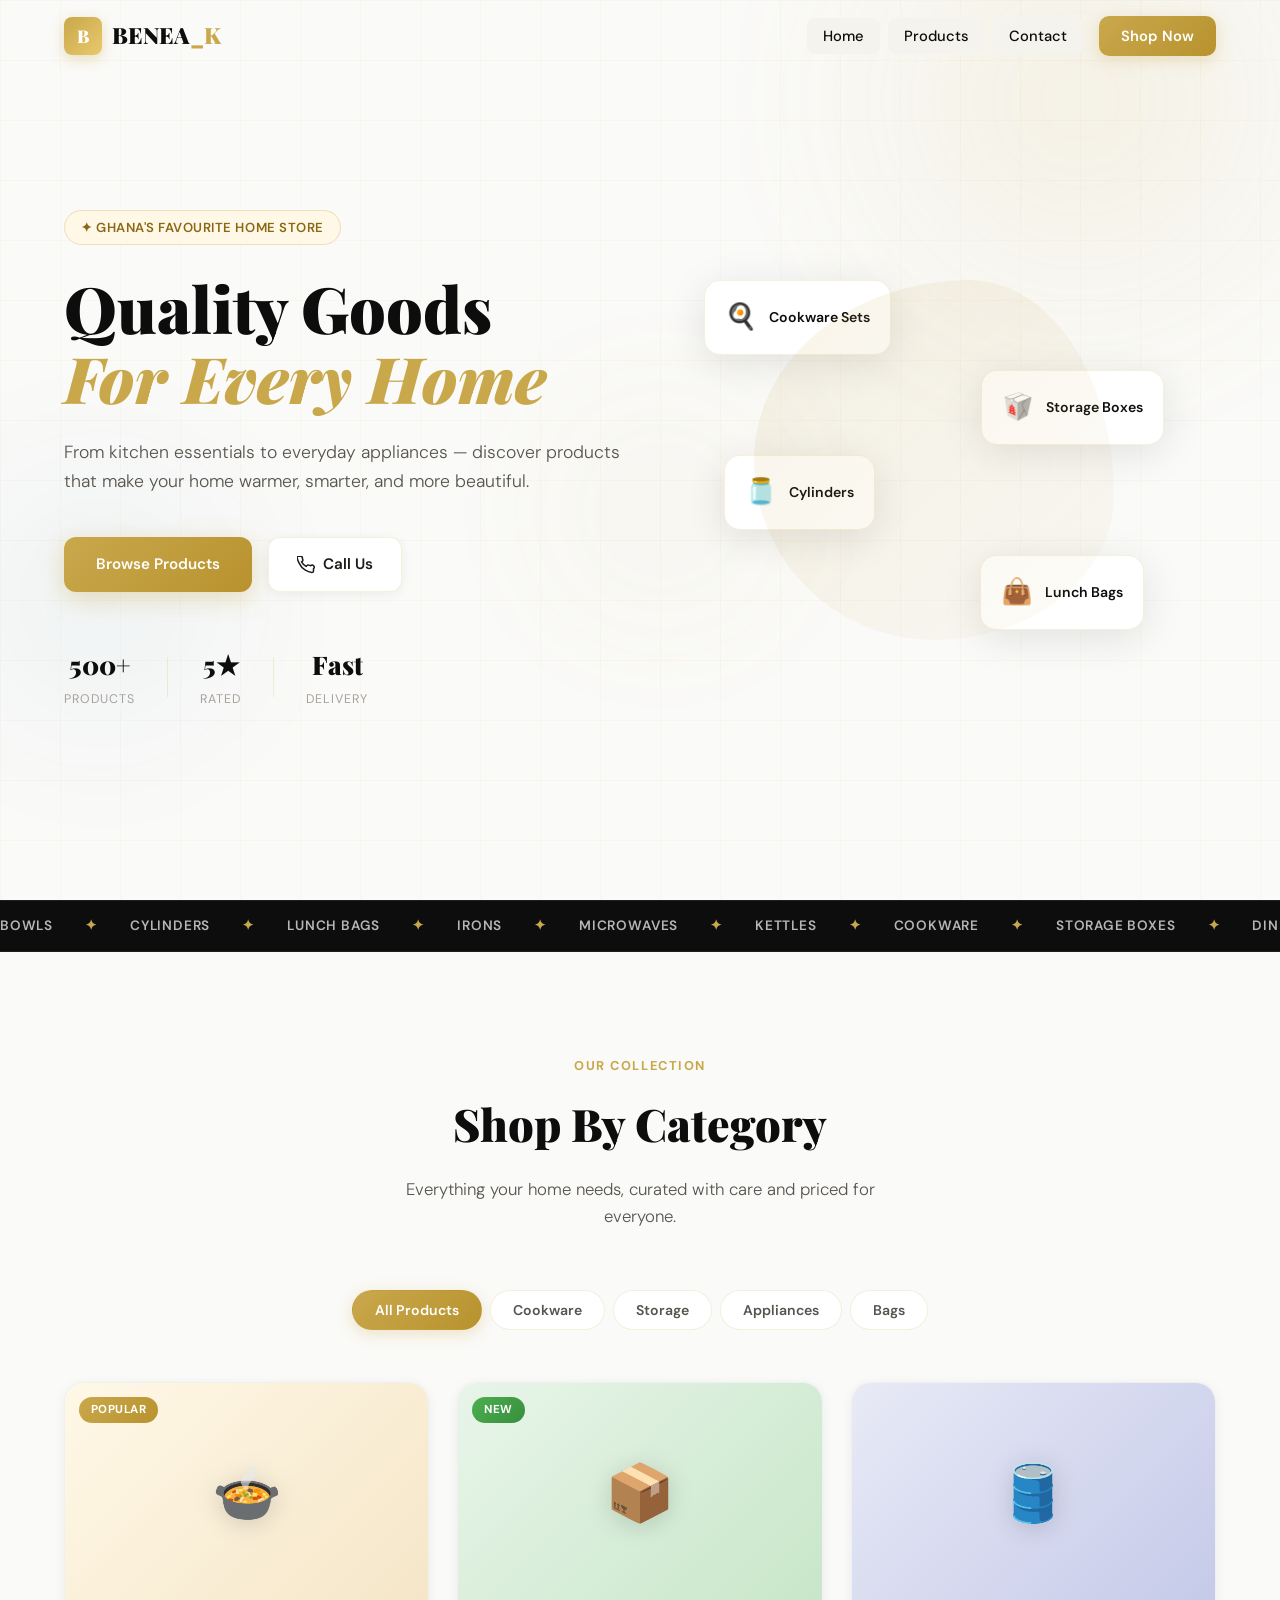
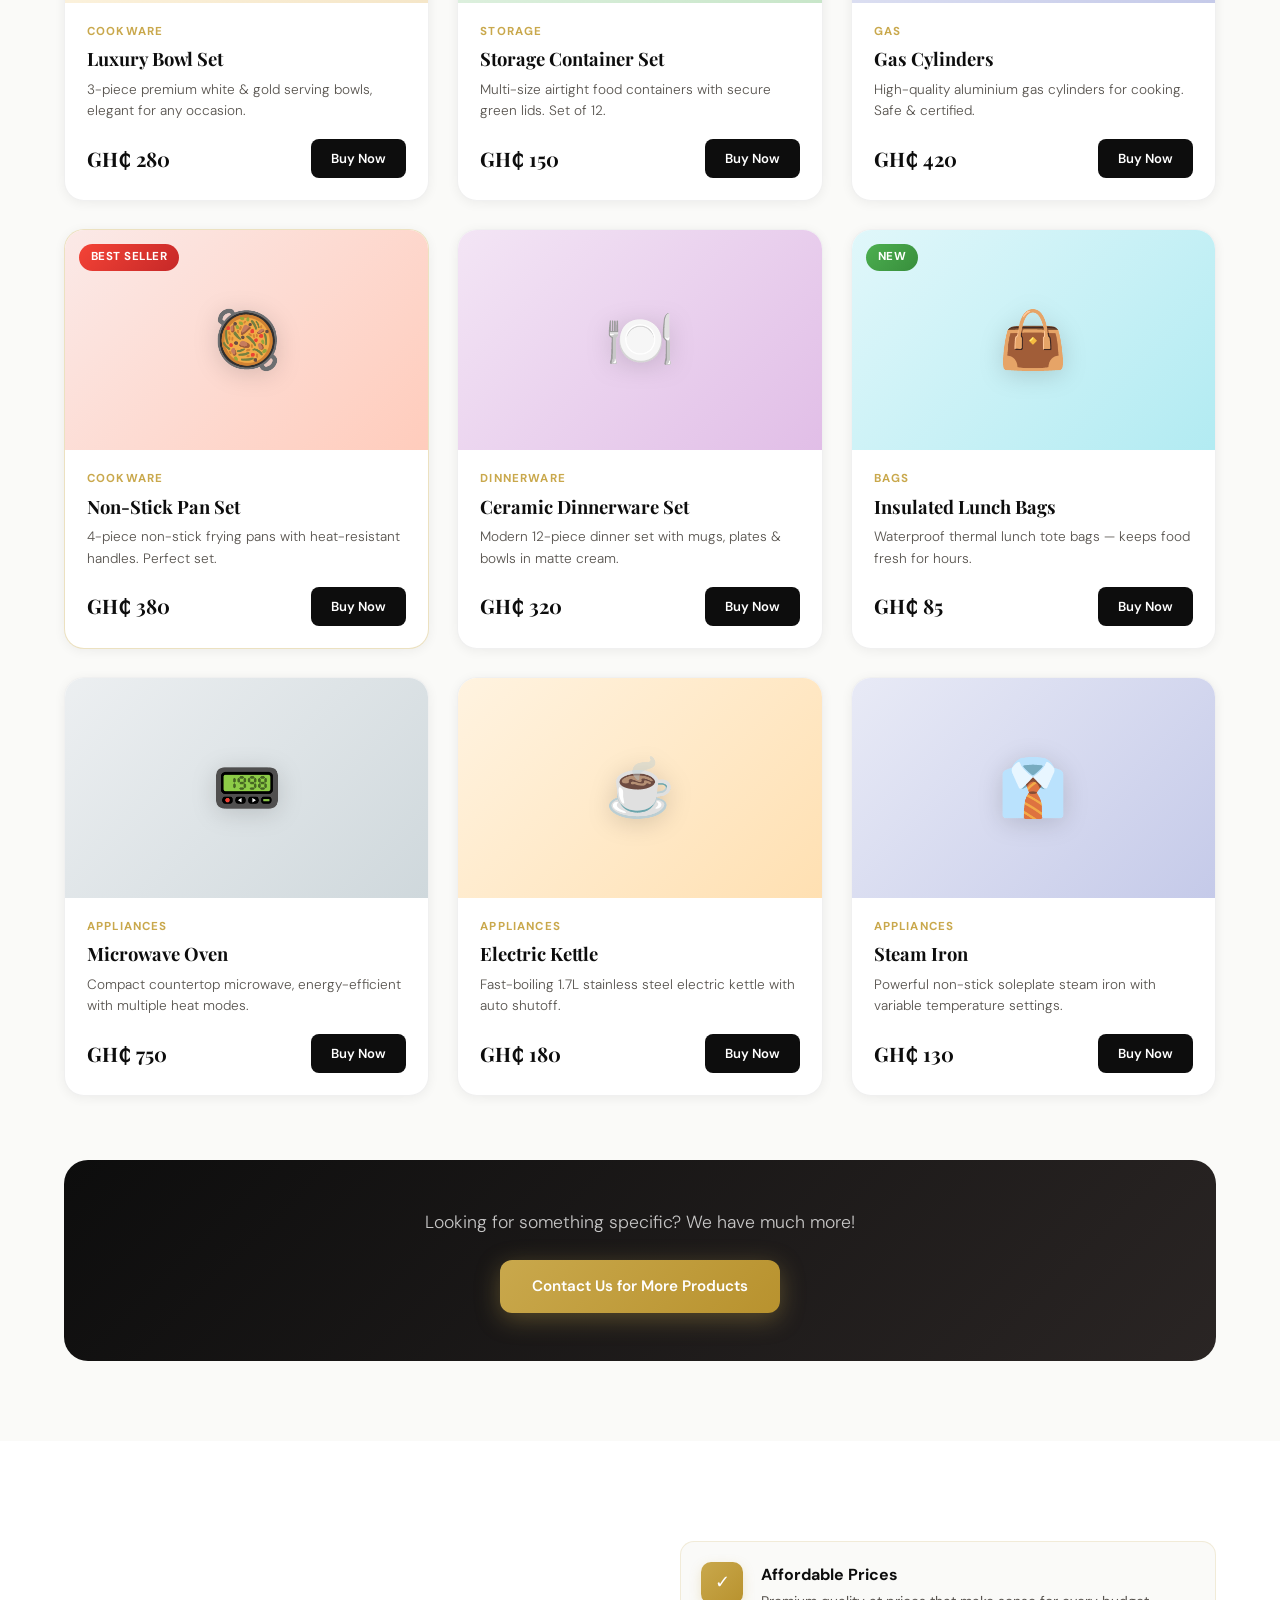
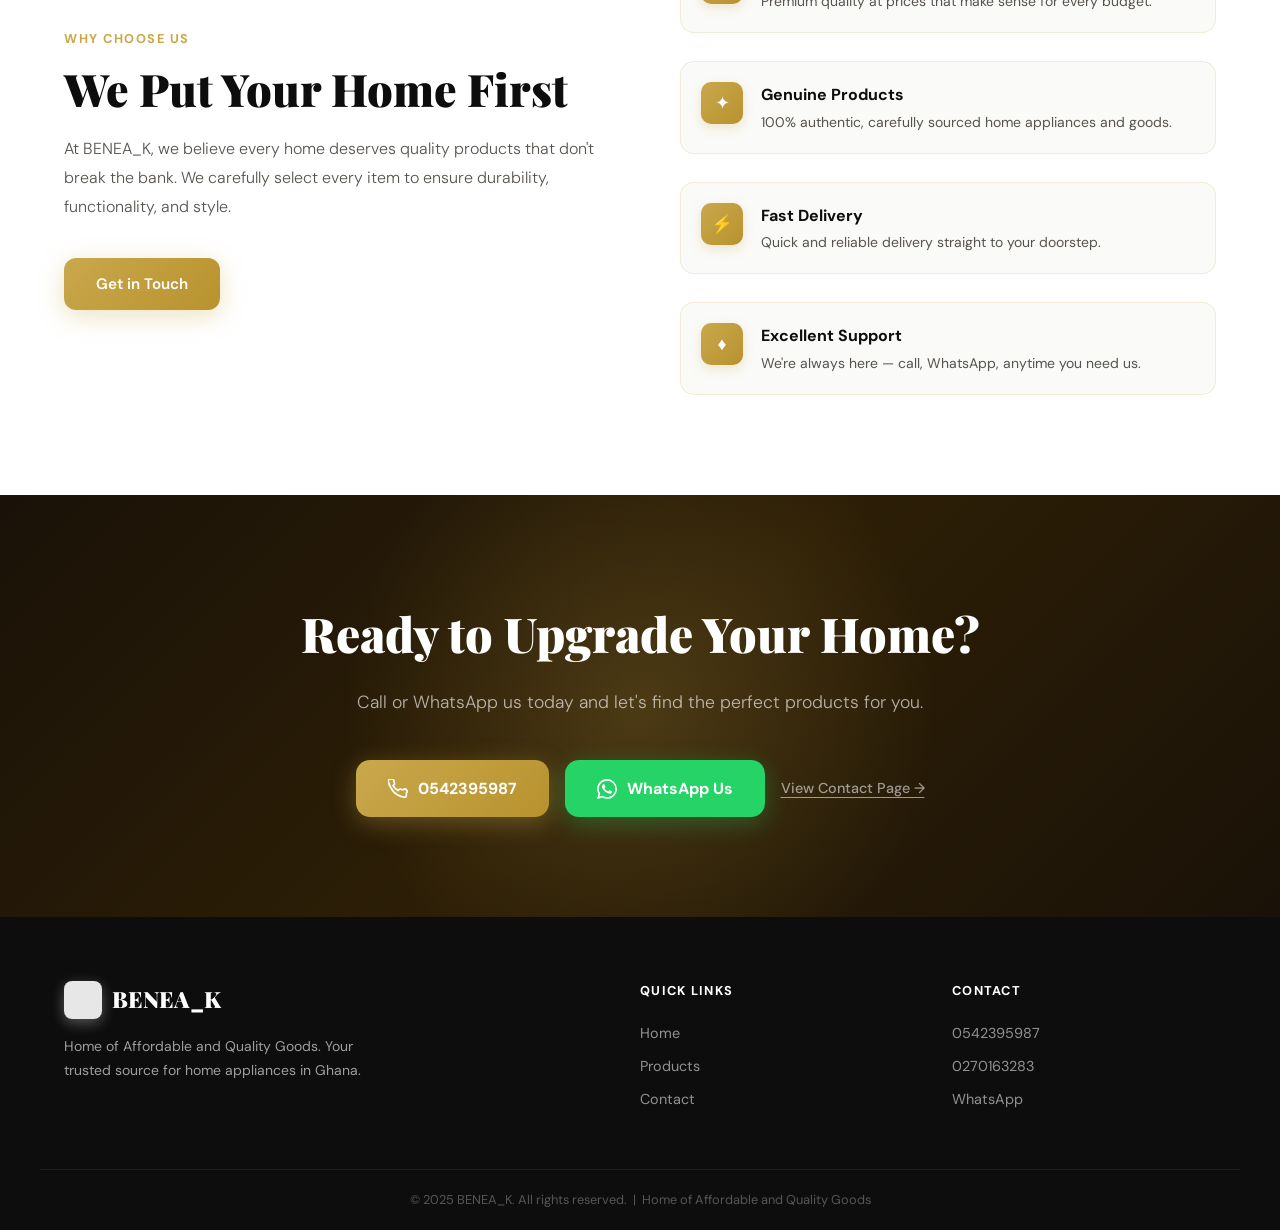
<file: index.html>
<!DOCTYPE html>
<html lang="en">

<head>
  <meta charset="UTF-8" />
  <meta name="viewport" content="width=device-width, initial-scale=1.0" />
  <title>BENEA_K — Home of Affordable & Quality Goods</title>
  <meta name="description"
    content="BENEA_K deals in all kinds of home appliances — Bowls, Cylinders, Lunch Bags, Irons, Microwaves, Kettles and more. Quality and affordable." />
  <link rel="preconnect" href="https://fonts.googleapis.com" />
  <link rel="preconnect" href="https://fonts.gstatic.com" crossorigin />
  <link
    href="https://fonts.googleapis.com/css2?family=Playfair+Display:wght@700;900&family=DM+Sans:wght@300;400;500;600&family=DM+Serif+Display&display=swap"
    rel="stylesheet" />
  <link rel="stylesheet" href="style.css">
</head>

<body>

  <!-- ═══════════════ NAV ═══════════════ -->
  <header class="nav-wrapper">
    <nav class="nav">
      <a href="index.html" class="nav-logo">
        <span class="logo-mark">B</span>
        <span class="logo-text">BENEA<span class="logo-k">_K</span></span>
      </a>
      <ul class="nav-links">
        <li><a href="index.html" class="nav-link active">Home</a></li>
        <li><a href="#products" class="nav-link">Products</a></li>
        <li><a href="contact.html" class="nav-link">Contact</a></li>
        <li><a href="contact.html" class="nav-cta">Shop Now</a></li>
      </ul>
      <button class="hamburger" id="hamburger" aria-label="Open menu">
        <span></span><span></span><span></span>
      </button>
    </nav>
    <div class="mobile-menu" id="mobileMenu">
      <a href="index.html">Home</a>
      <a href="#products">Products</a>
      <a href="contact.html">Contact</a>
      <a href="contact.html" class="mobile-cta">Shop Now</a>
    </div>
  </header>

  <!-- ═══════════════ HERO ═══════════════ -->
  <section class="hero">
    <div class="hero-bg">
      <div class="hero-orb hero-orb-1"></div>
      <div class="hero-orb hero-orb-2"></div>
      <div class="hero-orb hero-orb-3"></div>
      <div class="hero-grid"></div>
    </div>
    <div class="hero-content">
      <span class="hero-badge">✦ Ghana's Favourite Home Store</span>
      <h1 class="hero-title">
        Quality Goods<br />
        <em>For Every Home</em>
      </h1>
      <p class="hero-sub">
        From kitchen essentials to everyday appliances — discover products that make your home warmer, smarter, and more
        beautiful.
      </p>
      <div class="hero-actions">
        <a href="#products" class="btn-primary">Browse Products</a>
        <a href="contact.html" class="btn-secondary">
          <svg width="18" height="18" viewBox="0 0 24 24" fill="none" stroke="currentColor" stroke-width="2">
            <path
              d="M22 16.92v3a2 2 0 01-2.18 2 19.79 19.79 0 01-8.63-3.07A19.5 19.5 0 013.07 9.81a19.79 19.79 0 01-3.07-8.67A2 2 0 012 .18h3a2 2 0 012 1.72c.127.96.361 1.903.7 2.81a2 2 0 01-.45 2.11L6.09 7.91a16 16 0 006 6l1.27-1.27a2 2 0 012.11-.45c.907.339 1.85.573 2.81.7A2 2 0 0122 16.92z" />
          </svg>
          Call Us
        </a>
      </div>
      <div class="hero-stats">
        <div class="stat"><span class="stat-num">500+</span><span class="stat-label">Products</span></div>
        <div class="stat-divider"></div>
        <div class="stat"><span class="stat-num">5★</span><span class="stat-label">Rated</span></div>
        <div class="stat-divider"></div>
        <div class="stat"><span class="stat-num">Fast</span><span class="stat-label">Delivery</span></div>
      </div>
    </div>
    <div class="hero-visual">
      <div class="hero-card hero-card-1">
        <div class="hcard-icon">🍳</div>
        <div class="hcard-text">Cookware Sets</div>
      </div>
      <div class="hero-card hero-card-2">
        <div class="hcard-icon">🥡</div>
        <div class="hcard-text">Storage Boxes</div>
      </div>
      <div class="hero-card hero-card-3">
        <div class="hcard-icon">🫙</div>
        <div class="hcard-text">Cylinders</div>
      </div>
      <div class="hero-card hero-card-4">
        <div class="hcard-icon">👜</div>
        <div class="hcard-text">Lunch Bags</div>
      </div>
      <div class="hero-blob"></div>
    </div>
  </section>

  <!-- ═══════════════ MARQUEE ═══════════════ -->
  <div class="marquee-strip">
    <div class="marquee-track">
      <span>Bowls</span><span>✦</span>
      <span>Cylinders</span><span>✦</span>
      <span>Lunch Bags</span><span>✦</span>
      <span>Irons</span><span>✦</span>
      <span>Microwaves</span><span>✦</span>
      <span>Kettles</span><span>✦</span>
      <span>Cookware</span><span>✦</span>
      <span>Storage Boxes</span><span>✦</span>
      <span>Dinnerware</span><span>✦</span>
      <span>Bowls</span><span>✦</span>
      <span>Cylinders</span><span>✦</span>
      <span>Lunch Bags</span><span>✦</span>
      <span>Irons</span><span>✦</span>
      <span>Microwaves</span><span>✦</span>
      <span>Kettles</span><span>✦</span>
      <span>Cookware</span><span>✦</span>
      <span>Storage Boxes</span><span>✦</span>
      <span>Dinnerware</span><span>✦</span>
    </div>
  </div>

  <!-- ═══════════════ PRODUCTS ═══════════════ -->
  <section class="products-section" id="products">
    <div class="container">
      <div class="section-header">
        <span class="section-eyebrow">Our Collection</span>
        <h2 class="section-title">Shop By Category</h2>
        <p class="section-desc">Everything your home needs, curated with care and priced for everyone.</p>
      </div>

      <!-- Filter Tabs -->
      <div class="filter-tabs">
        <button class="filter-btn active" data-filter="all">All Products</button>
        <button class="filter-btn" data-filter="cookware">Cookware</button>
        <button class="filter-btn" data-filter="storage">Storage</button>
        <button class="filter-btn" data-filter="appliances">Appliances</button>
        <button class="filter-btn" data-filter="bags">Bags</button>
      </div>

      <!-- Product Grid -->
      <div class="products-grid" id="productsGrid">

        <article class="product-card" data-category="cookware">
          <div class="product-img-wrap">
            <div class="product-img product-img-1">
              <div class="img-placeholder cookware-bowl">🍲</div>
            </div>
            <span class="product-badge">Popular</span>
            <div class="product-overlay">
              <a href="contact.html" class="overlay-btn">Order Now</a>
            </div>
          </div>
          <div class="product-info">
            <span class="product-cat">Cookware</span>
            <h3 class="product-name">Luxury Bowl Set</h3>
            <p class="product-desc">3-piece premium white & gold serving bowls, elegant for any occasion.</p>
            <div class="product-footer">
              <span class="product-price">GH₵ 280</span>
              <a href="contact.html" class="product-btn">Buy Now</a>
            </div>
          </div>
        </article>

        <article class="product-card" data-category="storage">
          <div class="product-img-wrap">
            <div class="product-img product-img-2">
              <div class="img-placeholder storage-box">📦</div>
            </div>
            <span class="product-badge badge-new">New</span>
            <div class="product-overlay">
              <a href="contact.html" class="overlay-btn">Order Now</a>
            </div>
          </div>
          <div class="product-info">
            <span class="product-cat">Storage</span>
            <h3 class="product-name">Storage Container Set</h3>
            <p class="product-desc">Multi-size airtight food containers with secure green lids. Set of 12.</p>
            <div class="product-footer">
              <span class="product-price">GH₵ 150</span>
              <a href="contact.html" class="product-btn">Buy Now</a>
            </div>
          </div>
        </article>

        <article class="product-card" data-category="appliances">
          <div class="product-img-wrap">
            <div class="product-img product-img-3">
              <div class="img-placeholder cylinder">🛢️</div>
            </div>
            <div class="product-overlay">
              <a href="contact.html" class="overlay-btn">Order Now</a>
            </div>
          </div>
          <div class="product-info">
            <span class="product-cat">Gas</span>
            <h3 class="product-name">Gas Cylinders</h3>
            <p class="product-desc">High-quality aluminium gas cylinders for cooking. Safe & certified.</p>
            <div class="product-footer">
              <span class="product-price">GH₵ 420</span>
              <a href="contact.html" class="product-btn">Buy Now</a>
            </div>
          </div>
        </article>

        <article class="product-card featured" data-category="cookware">
          <div class="product-img-wrap">
            <div class="product-img product-img-4">
              <div class="img-placeholder pan-set">🥘</div>
            </div>
            <span class="product-badge badge-hot">Best Seller</span>
            <div class="product-overlay">
              <a href="contact.html" class="overlay-btn">Order Now</a>
            </div>
          </div>
          <div class="product-info">
            <span class="product-cat">Cookware</span>
            <h3 class="product-name">Non-Stick Pan Set</h3>
            <p class="product-desc">4-piece non-stick frying pans with heat-resistant handles. Perfect set.</p>
            <div class="product-footer">
              <span class="product-price">GH₵ 380</span>
              <a href="contact.html" class="product-btn">Buy Now</a>
            </div>
          </div>
        </article>

        <article class="product-card" data-category="storage">
          <div class="product-img-wrap">
            <div class="product-img product-img-5">
              <div class="img-placeholder dinnerware">🍽️</div>
            </div>
            <div class="product-overlay">
              <a href="contact.html" class="overlay-btn">Order Now</a>
            </div>
          </div>
          <div class="product-info">
            <span class="product-cat">Dinnerware</span>
            <h3 class="product-name">Ceramic Dinnerware Set</h3>
            <p class="product-desc">Modern 12-piece dinner set with mugs, plates & bowls in matte cream.</p>
            <div class="product-footer">
              <span class="product-price">GH₵ 320</span>
              <a href="contact.html" class="product-btn">Buy Now</a>
            </div>
          </div>
        </article>

        <article class="product-card" data-category="bags">
          <div class="product-img-wrap">
            <div class="product-img product-img-6">
              <div class="img-placeholder lunch-bag">👜</div>
            </div>
            <span class="product-badge badge-new">New</span>
            <div class="product-overlay">
              <a href="contact.html" class="overlay-btn">Order Now</a>
            </div>
          </div>
          <div class="product-info">
            <span class="product-cat">Bags</span>
            <h3 class="product-name">Insulated Lunch Bags</h3>
            <p class="product-desc">Waterproof thermal lunch tote bags — keeps food fresh for hours.</p>
            <div class="product-footer">
              <span class="product-price">GH₵ 85</span>
              <a href="contact.html" class="product-btn">Buy Now</a>
            </div>
          </div>
        </article>

        <article class="product-card" data-category="appliances">
          <div class="product-img-wrap">
            <div class="product-img product-img-7">
              <div class="img-placeholder microwave">📟</div>
            </div>
            <div class="product-overlay">
              <a href="contact.html" class="overlay-btn">Order Now</a>
            </div>
          </div>
          <div class="product-info">
            <span class="product-cat">Appliances</span>
            <h3 class="product-name">Microwave Oven</h3>
            <p class="product-desc">Compact countertop microwave, energy-efficient with multiple heat modes.</p>
            <div class="product-footer">
              <span class="product-price">GH₵ 750</span>
              <a href="contact.html" class="product-btn">Buy Now</a>
            </div>
          </div>
        </article>

        <article class="product-card" data-category="appliances">
          <div class="product-img-wrap">
            <div class="product-img product-img-8">
              <div class="img-placeholder kettle">☕</div>
            </div>
            <div class="product-overlay">
              <a href="contact.html" class="overlay-btn">Order Now</a>
            </div>
          </div>
          <div class="product-info">
            <span class="product-cat">Appliances</span>
            <h3 class="product-name">Electric Kettle</h3>
            <p class="product-desc">Fast-boiling 1.7L stainless steel electric kettle with auto shutoff.</p>
            <div class="product-footer">
              <span class="product-price">GH₵ 180</span>
              <a href="contact.html" class="product-btn">Buy Now</a>
            </div>
          </div>
        </article>

        <article class="product-card" data-category="appliances">
          <div class="product-img-wrap">
            <div class="product-img product-img-9">
              <div class="img-placeholder iron">👔</div>
            </div>
            <div class="product-overlay">
              <a href="contact.html" class="overlay-btn">Order Now</a>
            </div>
          </div>
          <div class="product-info">
            <span class="product-cat">Appliances</span>
            <h3 class="product-name">Steam Iron</h3>
            <p class="product-desc">Powerful non-stick soleplate steam iron with variable temperature settings.</p>
            <div class="product-footer">
              <span class="product-price">GH₵ 130</span>
              <a href="contact.html" class="product-btn">Buy Now</a>
            </div>
          </div>
        </article>

      </div>

      <div class="products-cta">
        <p>Looking for something specific? We have much more!</p>
        <a href="contact.html" class="btn-primary">Contact Us for More Products</a>
      </div>
    </div>
  </section>

  <!-- ═══════════════ WHY US ═══════════════ -->
  <section class="why-section">
    <div class="container">
      <div class="why-grid">
        <div class="why-content">
          <span class="section-eyebrow">Why Choose Us</span>
          <h2 class="why-title">We Put Your Home First</h2>
          <p class="why-desc">At BENEA_K, we believe every home deserves quality products that don't break the bank. We
            carefully select every item to ensure durability, functionality, and style.</p>
          <a href="contact.html" class="btn-primary">Get in Touch</a>
        </div>
        <div class="why-features">
          <div class="feature-item">
            <div class="feature-icon">✓</div>
            <div class="feature-text">
              <h4>Affordable Prices</h4>
              <p>Premium quality at prices that make sense for every budget.</p>
            </div>
          </div>
          <div class="feature-item">
            <div class="feature-icon">✦</div>
            <div class="feature-text">
              <h4>Genuine Products</h4>
              <p>100% authentic, carefully sourced home appliances and goods.</p>
            </div>
          </div>
          <div class="feature-item">
            <div class="feature-icon">⚡</div>
            <div class="feature-text">
              <h4>Fast Delivery</h4>
              <p>Quick and reliable delivery straight to your doorstep.</p>
            </div>
          </div>
          <div class="feature-item">
            <div class="feature-icon">♦</div>
            <div class="feature-text">
              <h4>Excellent Support</h4>
              <p>We're always here — call, WhatsApp, anytime you need us.</p>
            </div>
          </div>
        </div>
      </div>
    </div>
  </section>

  <!-- ═══════════════ CTA BANNER ═══════════════ -->
  <section class="cta-banner">
    <div class="cta-bg">
      <div class="cta-orb"></div>
    </div>
    <div class="container cta-content">
      <h2>Ready to Upgrade Your Home?</h2>
      <p>Call or WhatsApp us today and let's find the perfect products for you.</p>
      <div class="cta-actions">
        <a href="tel:0542395987" class="cta-phone">
          <svg width="20" height="20" viewBox="0 0 24 24" fill="none" stroke="currentColor" stroke-width="2">
            <path
              d="M22 16.92v3a2 2 0 01-2.18 2 19.79 19.79 0 01-8.63-3.07A19.5 19.5 0 013.07 9.81a19.79 19.79 0 01-3.07-8.67A2 2 0 012 .18h3a2 2 0 012 1.72c.127.96.361 1.903.7 2.81a2 2 0 01-.45 2.11L6.09 7.91a16 16 0 006 6l1.27-1.27a2 2 0 012.11-.45c.907.339 1.85.573 2.81.7A2 2 0 0122 16.92z" />
          </svg>
          0542395987
        </a>
        <a href="https://wa.me/233542395987" target="_blank" class="cta-whatsapp">
          <svg width="20" height="20" viewBox="0 0 24 24" fill="currentColor">
            <path
              d="M17.472 14.382c-.297-.149-1.758-.867-2.03-.967-.273-.099-.471-.148-.67.15-.197.297-.767.966-.94 1.164-.173.199-.347.223-.644.075-.297-.15-1.255-.463-2.39-1.475-.883-.788-1.48-1.761-1.653-2.059-.173-.297-.018-.458.13-.606.134-.133.298-.347.446-.52.149-.174.198-.298.298-.497.099-.198.05-.371-.025-.52-.075-.149-.669-1.612-.916-2.207-.242-.579-.487-.5-.669-.51-.173-.008-.371-.01-.57-.01-.198 0-.52.074-.792.372-.272.297-1.04 1.016-1.04 2.479 0 1.462 1.065 2.875 1.213 3.074.149.198 2.096 3.2 5.077 4.487.709.306 1.262.489 1.694.625.712.227 1.36.195 1.871.118.571-.085 1.758-.719 2.006-1.413.248-.694.248-1.289.173-1.413-.074-.124-.272-.198-.57-.347m-5.421 7.403h-.004a9.87 9.87 0 01-5.031-1.378l-.361-.214-3.741.982.998-3.648-.235-.374a9.86 9.86 0 01-1.51-5.26c.001-5.45 4.436-9.884 9.888-9.884 2.64 0 5.122 1.03 6.988 2.898a9.825 9.825 0 012.893 6.994c-.003 5.45-4.437 9.884-9.885 9.884m8.413-18.297A11.815 11.815 0 0012.05 0C5.495 0 .16 5.335.157 11.892c0 2.096.547 4.142 1.588 5.945L.057 24l6.305-1.654a11.882 11.882 0 005.683 1.448h.005c6.554 0 11.89-5.335 11.893-11.893a11.821 11.821 0 00-3.48-8.413z" />
          </svg>
          WhatsApp Us
        </a>
        <a href="contact.html" class="cta-contact-link">View Contact Page →</a>
      </div>
    </div>
  </section>

  <!-- ═══════════════ FOOTER ═══════════════ -->
  <footer class="footer">
    <div class="container footer-inner">
      <div class="footer-brand">
        <a href="index.html" class="nav-logo footer-logo">
          <span class="logo-mark">B</span>
          <span class="logo-text">BENEA<span class="logo-k">_K</span></span>
        </a>
        <p>Home of Affordable and Quality Goods. Your trusted source for home appliances in Ghana.</p>
      </div>
      <div class="footer-links">
        <h5>Quick Links</h5>
        <a href="index.html">Home</a>
        <a href="#products">Products</a>
        <a href="contact.html">Contact</a>
      </div>
      <div class="footer-contact">
        <h5>Contact</h5>
        <a href="tel:0542395987">0542395987</a>
        <a href="tel:0270163283">0270163283</a>
        <a href="https://wa.me/233542395987" target="_blank">WhatsApp</a>
      </div>
    </div>
    <div class="footer-bottom">
      <p>© 2025 BENEA_K. All rights reserved. &nbsp;|&nbsp; Home of Affordable and Quality Goods</p>
    </div>
  </footer>

  <script src="script.js"></script>
</body>

</html>
</file>
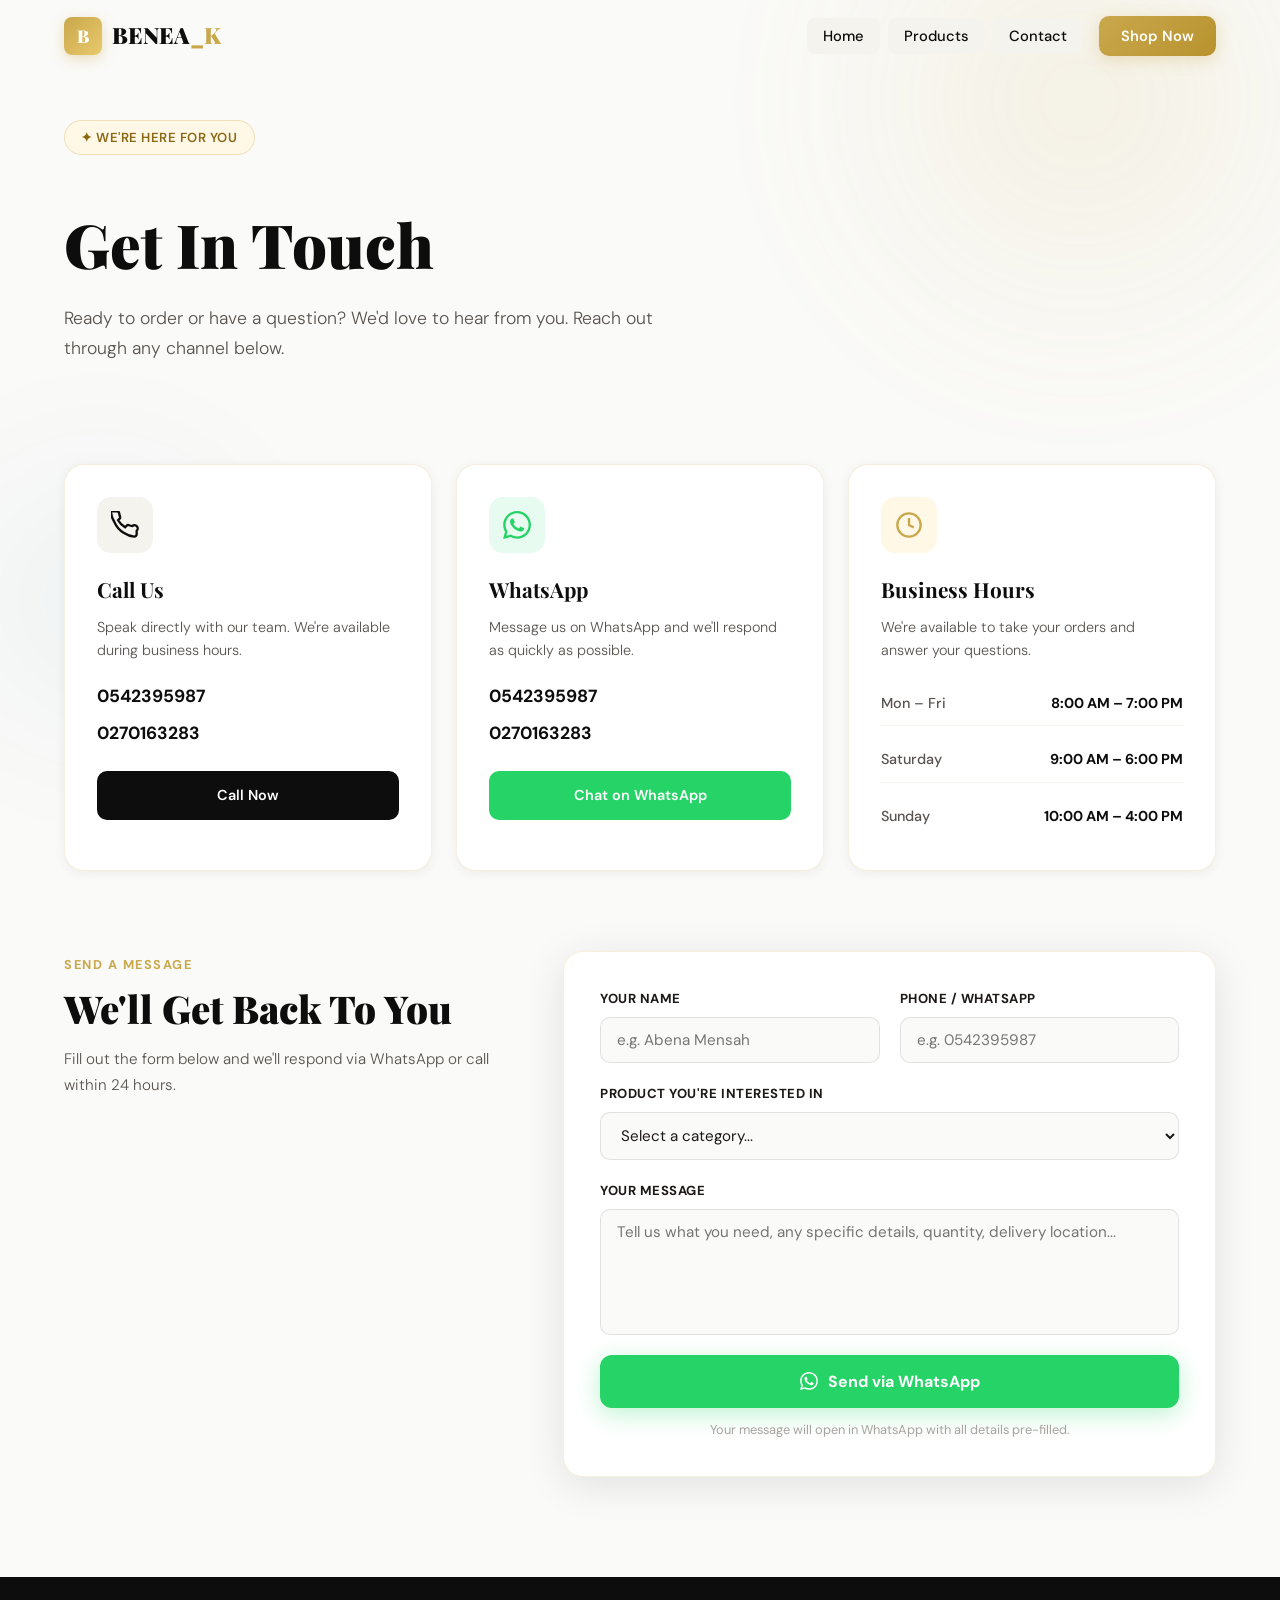
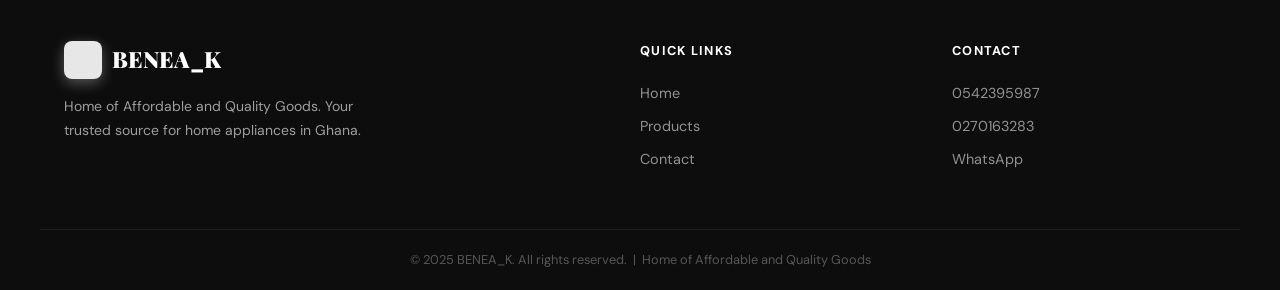
<file: contact.html>
<!DOCTYPE html>
<html lang="en">

<head>
  <meta charset="UTF-8" />
  <meta name="viewport" content="width=device-width, initial-scale=1.0" />
  <title>Contact — BENEA_K</title>
  <meta name="description"
    content="Contact BENEA_K for quality home appliances. Call or WhatsApp 0542395987 / 0270163283." />
  <link rel="preconnect" href="https://fonts.googleapis.com" />
  <link rel="preconnect" href="https://fonts.gstatic.com" crossorigin />
  <link
    href="https://fonts.googleapis.com/css2?family=Playfair+Display:wght@700;900&family=DM+Sans:wght@300;400;500;600&family=DM+Serif+Display&display=swap"
    rel="stylesheet" />
  <link rel="stylesheet" href="style.css">
</head>

<body>

  <!-- NAV -->
  <header class="nav-wrapper">
    <nav class="nav">
      <a href="../index.html" class="nav-logo">
        <span class="logo-mark">B</span>
        <span class="logo-text">BENEA<span class="logo-k">_K</span></span>
      </a>
      <ul class="nav-links">
        <li><a href="../index.html" class="nav-link">Home</a></li>
        <li><a href="../index.html#products" class="nav-link">Products</a></li>
        <li><a href="contact.html" class="nav-link active">Contact</a></li>
        <li><a href="contact.html" class="nav-cta">Shop Now</a></li>
      </ul>
      <button class="hamburger" id="hamburger" aria-label="Open menu">
        <span></span><span></span><span></span>
      </button>
    </nav>
    <div class="mobile-menu" id="mobileMenu">
      <a href="../index.html">Home</a>
      <a href="../index.html#products">Products</a>
      <a href="contact.html">Contact</a>
      <a href="contact.html" class="mobile-cta">Shop Now</a>
    </div>
  </header>

  <!-- CONTACT HERO -->
  <section class="contact-hero">
    <div class="hero-bg">
      <div class="hero-orb hero-orb-1"></div>
      <div class="hero-orb hero-orb-2"></div>
    </div>
    <div class="contact-hero-content">
      <span class="hero-badge">✦ We're Here For You</span>
      <h1>Get In Touch</h1>
      <p>Ready to order or have a question? We'd love to hear from you. Reach out through any channel below.</p>
    </div>
  </section>

  <!-- CONTACT CARDS -->
  <section class="contact-section">
    <div class="container">
      <div class="contact-cards">

        <div class="contact-card contact-card-phone">
          <div class="cc-icon">
            <svg width="28" height="28" viewBox="0 0 24 24" fill="none" stroke="currentColor" stroke-width="2">
              <path
                d="M22 16.92v3a2 2 0 01-2.18 2 19.79 19.79 0 01-8.63-3.07A19.5 19.5 0 013.07 9.81a19.79 19.79 0 01-3.07-8.67A2 2 0 012 .18h3a2 2 0 012 1.72c.127.96.361 1.903.7 2.81a2 2 0 01-.45 2.11L6.09 7.91a16 16 0 006 6l1.27-1.27a2 2 0 012.11-.45c.907.339 1.85.573 2.81.7A2 2 0 0122 16.92z" />
            </svg>
          </div>
          <h3>Call Us</h3>
          <p>Speak directly with our team. We're available during business hours.</p>
          <div class="cc-numbers">
            <a href="tel:0542395987" class="cc-number">0542395987</a>
            <a href="tel:0270163283" class="cc-number">0270163283</a>
          </div>
          <a href="tel:0542395987" class="cc-btn">Call Now</a>
        </div>

        <div class="contact-card contact-card-whatsapp">
          <div class="cc-icon">
            <svg width="28" height="28" viewBox="0 0 24 24" fill="currentColor">
              <path
                d="M17.472 14.382c-.297-.149-1.758-.867-2.03-.967-.273-.099-.471-.148-.67.15-.197.297-.767.966-.94 1.164-.173.199-.347.223-.644.075-.297-.15-1.255-.463-2.39-1.475-.883-.788-1.48-1.761-1.653-2.059-.173-.297-.018-.458.13-.606.134-.133.298-.347.446-.52.149-.174.198-.298.298-.497.099-.198.05-.371-.025-.52-.075-.149-.669-1.612-.916-2.207-.242-.579-.487-.5-.669-.51-.173-.008-.371-.01-.57-.01-.198 0-.52.074-.792.372-.272.297-1.04 1.016-1.04 2.479 0 1.462 1.065 2.875 1.213 3.074.149.198 2.096 3.2 5.077 4.487.709.306 1.262.489 1.694.625.712.227 1.36.195 1.871.118.571-.085 1.758-.719 2.006-1.413.248-.694.248-1.289.173-1.413-.074-.124-.272-.198-.57-.347m-5.421 7.403h-.004a9.87 9.87 0 01-5.031-1.378l-.361-.214-3.741.982.998-3.648-.235-.374a9.86 9.86 0 01-1.51-5.26c.001-5.45 4.436-9.884 9.888-9.884 2.64 0 5.122 1.03 6.988 2.898a9.825 9.825 0 012.893 6.994c-.003 5.45-4.437 9.884-9.885 9.884m8.413-18.297A11.815 11.815 0 0012.05 0C5.495 0 .16 5.335.157 11.892c0 2.096.547 4.142 1.588 5.945L.057 24l6.305-1.654a11.882 11.882 0 005.683 1.448h.005c6.554 0 11.89-5.335 11.893-11.893a11.821 11.821 0 00-3.48-8.413z" />
            </svg>
          </div>
          <h3>WhatsApp</h3>
          <p>Message us on WhatsApp and we'll respond as quickly as possible.</p>
          <div class="cc-numbers">
            <a href="https://wa.me/233542395987" class="cc-number" target="_blank">0542395987</a>
            <a href="https://wa.me/233270163283" class="cc-number" target="_blank">0270163283</a>
          </div>
          <a href="https://wa.me/233542395987?text=Hello%20BENEA_K!%20I%27d%20like%20to%20order%20a%20product."
            target="_blank" class="cc-btn cc-btn-wa">Chat on WhatsApp</a>
        </div>

        <div class="contact-card contact-card-hours">
          <div class="cc-icon cc-icon-hours">
            <svg width="28" height="28" viewBox="0 0 24 24" fill="none" stroke="currentColor" stroke-width="2">
              <circle cx="12" cy="12" r="10" />
              <polyline points="12 6 12 12 16 14" />
            </svg>
          </div>
          <h3>Business Hours</h3>
          <p>We're available to take your orders and answer your questions.</p>
          <div class="hours-list">
            <div class="hours-row">
              <span>Mon – Fri</span>
              <span>8:00 AM – 7:00 PM</span>
            </div>
            <div class="hours-row">
              <span>Saturday</span>
              <span>9:00 AM – 6:00 PM</span>
            </div>
            <div class="hours-row">
              <span>Sunday</span>
              <span>10:00 AM – 4:00 PM</span>
            </div>
          </div>
        </div>

      </div>

      <!-- MESSAGE FORM -->
      <div class="contact-form-section">
        <div class="form-intro">
          <span class="section-eyebrow">Send a Message</span>
          <h2>We'll Get Back To You</h2>
          <p>Fill out the form below and we'll respond via WhatsApp or call within 24 hours.</p>
        </div>
        <div class="contact-form-wrap">
          <div class="contact-form" id="contactForm">
            <div class="form-row">
              <div class="form-group">
                <label for="name">Your Name</label>
                <input type="text" id="name" placeholder="e.g. Abena Mensah" required />
              </div>
              <div class="form-group">
                <label for="phone">Phone / WhatsApp</label>
                <input type="tel" id="phone" placeholder="e.g. 0542395987" required />
              </div>
            </div>
            <div class="form-group">
              <label for="product">Product You're Interested In</label>
              <select id="product">
                <option value="">Select a category...</option>
                <option>Bowl Sets</option>
                <option>Storage Containers</option>
                <option>Gas Cylinders</option>
                <option>Cookware / Pans</option>
                <option>Dinnerware Sets</option>
                <option>Lunch Bags</option>
                <option>Microwaves</option>
                <option>Electric Kettles</option>
                <option>Steam Irons</option>
                <option>Other</option>
              </select>
            </div>
            <div class="form-group">
              <label for="message">Your Message</label>
              <textarea id="message" rows="5"
                placeholder="Tell us what you need, any specific details, quantity, delivery location..."></textarea>
            </div>
            <button type="button" class="form-submit" id="formSubmit" onclick="sendWhatsApp()">
              <svg width="18" height="18" viewBox="0 0 24 24" fill="currentColor">
                <path
                  d="M17.472 14.382c-.297-.149-1.758-.867-2.03-.967-.273-.099-.471-.148-.67.15-.197.297-.767.966-.94 1.164-.173.199-.347.223-.644.075-.297-.15-1.255-.463-2.39-1.475-.883-.788-1.48-1.761-1.653-2.059-.173-.297-.018-.458.13-.606.134-.133.298-.347.446-.52.149-.174.198-.298.298-.497.099-.198.05-.371-.025-.52-.075-.149-.669-1.612-.916-2.207-.242-.579-.487-.5-.669-.51-.173-.008-.371-.01-.57-.01-.198 0-.52.074-.792.372-.272.297-1.04 1.016-1.04 2.479 0 1.462 1.065 2.875 1.213 3.074.149.198 2.096 3.2 5.077 4.487.709.306 1.262.489 1.694.625.712.227 1.36.195 1.871.118.571-.085 1.758-.719 2.006-1.413.248-.694.248-1.289.173-1.413-.074-.124-.272-.198-.57-.347m-5.421 7.403h-.004a9.87 9.87 0 01-5.031-1.378l-.361-.214-3.741.982.998-3.648-.235-.374a9.86 9.86 0 01-1.51-5.26c.001-5.45 4.436-9.884 9.888-9.884 2.64 0 5.122 1.03 6.988 2.898a9.825 9.825 0 012.893 6.994c-.003 5.45-4.437 9.884-9.885 9.884m8.413-18.297A11.815 11.815 0 0012.05 0C5.495 0 .16 5.335.157 11.892c0 2.096.547 4.142 1.588 5.945L.057 24l6.305-1.654a11.882 11.882 0 005.683 1.448h.005c6.554 0 11.89-5.335 11.893-11.893a11.821 11.821 0 00-3.48-8.413z" />
              </svg>
              Send via WhatsApp
            </button>
            <p class="form-note">Your message will open in WhatsApp with all details pre-filled.</p>
          </div>
        </div>
      </div>

    </div>
  </section>

  <!-- FOOTER -->
  <footer class="footer">
    <div class="container footer-inner">
      <div class="footer-brand">
        <a href="../index.html" class="nav-logo footer-logo">
          <span class="logo-mark">B</span>
          <span class="logo-text">BENEA<span class="logo-k">_K</span></span>
        </a>
        <p>Home of Affordable and Quality Goods. Your trusted source for home appliances in Ghana.</p>
      </div>
      <div class="footer-links">
        <h5>Quick Links</h5>
        <a href="../index.html">Home</a>
        <a href="../index.html#products">Products</a>
        <a href="contact.html">Contact</a>
      </div>
      <div class="footer-contact">
        <h5>Contact</h5>
        <a href="tel:0542395987">0542395987</a>
        <a href="tel:0270163283">0270163283</a>
        <a href="https://wa.me/233542395987" target="_blank">WhatsApp</a>
      </div>
    </div>
    <div class="footer-bottom">
      <p>© 2025 BENEA_K. All rights reserved. &nbsp;|&nbsp; Home of Affordable and Quality Goods</p>
    </div>
  </footer>

  <script src="script.js"></script>
  <script>
    function sendWhatsApp() {
      const name = document.getElementById('name').value.trim();
      const phone = document.getElementById('phone').value.trim();
      const product = document.getElementById('product').value;
      const message = document.getElementById('message').value.trim();
      if (!name || !phone) {
        alert('Please enter your name and phone number.');
        return;
      }
      const text = `Hello BENEA_K! 👋\n\nName: ${name}\nPhone: ${phone}\nInterested in: ${product || 'Not specified'}\n\nMessage: ${message || 'I would like to enquire about your products.'}`;
      const encoded = encodeURIComponent(text);
      window.open(`https://wa.me/233542395987?text=${encoded}`, '_blank');
    }
  </script>
</body>

</html>
</file>
<file: style.css>
/* ═══════════════════════════════════════════════════════
   BENEA_K — Premium Home Goods Website
   Design: Warm luxury with clean editorial aesthetic
   ═══════════════════════════════════════════════════════ */

/* ── CSS Variables ── */
:root {
  --gold: #C9A84C;
  --gold-light: #E8C96B;
  --gold-pale: #FFF8E7;
  --dark: #0D0D0D;
  --dark-2: #1A1A1A;
  --dark-3: #2A2524;
  --text: #1C1917;
  --text-2: #57534E;
  --text-3: #A8A29E;
  --white: #FFFFFF;
  --cream: #FAFAF8;
  --cream-2: #F5F3EE;
  --blue-accent: #1D5FA8;
  --wa-green: #25D366;
  --border: rgba(201, 168, 76, 0.18);
  --shadow-sm: 0 2px 12px rgba(0, 0, 0, 0.06);
  --shadow-md: 0 8px 40px rgba(0, 0, 0, 0.10);
  --shadow-lg: 0 20px 80px rgba(0, 0, 0, 0.14);
  --radius: 16px;
  --radius-sm: 10px;
  --transition: 0.3s cubic-bezier(0.4, 0, 0.2, 1);
}

/* ── Reset & Base ── */
*,
*::before,
*::after {
  box-sizing: border-box;
  margin: 0;
  padding: 0;
}

html {
  scroll-behavior: smooth;
  font-size: 16px;
}

body {
  font-family: 'DM Sans', sans-serif;
  background: var(--cream);
  color: var(--text);
  line-height: 1.6;
  overflow-x: hidden;
}

img {
  max-width: 100%;
  display: block;
}

a {
  text-decoration: none;
  color: inherit;
}

button {
  cursor: pointer;
  border: none;
  background: none;
  font-family: inherit;
}

ul {
  list-style: none;
}

.container {
  max-width: 1200px;
  margin: 0 auto;
  padding: 0 24px;
}

/* ══════════════════════════════════════
   NAVIGATION
══════════════════════════════════════ */
.nav-wrapper {
  position: fixed;
  top: 0;
  left: 0;
  right: 0;
  z-index: 999;
  transition: var(--transition);
}

.nav-wrapper.scrolled {
  background: rgba(255, 255, 255, 0.96);
  backdrop-filter: blur(20px);
  border-bottom: 1px solid var(--border);
  box-shadow: 0 4px 32px rgba(0, 0, 0, 0.08);
}

.nav {
  max-width: 1200px;
  margin: 0 auto;
  padding: 0 24px;
  height: 72px;
  display: flex;
  align-items: center;
  justify-content: space-between;
}

.nav-logo {
  display: flex;
  align-items: center;
  gap: 10px;
  font-family: 'Playfair Display', serif;
  font-weight: 900;
  font-size: 1.4rem;
  color: var(--dark);
}

.logo-mark {
  width: 38px;
  height: 38px;
  background: linear-gradient(135deg, var(--gold), var(--gold-light));
  color: white;
  border-radius: 8px;
  display: flex;
  align-items: center;
  justify-content: center;
  font-size: 1.1rem;
  font-weight: 900;
  box-shadow: 0 4px 14px rgba(201, 168, 76, 0.35);
}

.logo-k {
  color: var(--gold);
}

.nav-links {
  display: flex;
  align-items: center;
  gap: 8px;
}

.nav-link {
  padding: 8px 16px;
  border-radius: 8px;
  font-size: 0.92rem;
  font-weight: 500;
  color: var(--text-2);
  transition: var(--transition);
}

.nav-link:hover,
.nav-link.active {
  color: var(--dark);
  background: var(--cream-2);
}

.nav-cta {
  padding: 10px 22px;
  background: linear-gradient(135deg, var(--gold), #B8922E);
  color: white;
  border-radius: 10px;
  font-size: 0.92rem;
  font-weight: 600;
  margin-left: 8px;
  box-shadow: 0 4px 16px rgba(201, 168, 76, 0.3);
  transition: var(--transition);
}

.nav-cta:hover {
  transform: translateY(-1px);
  box-shadow: 0 6px 24px rgba(201, 168, 76, 0.4);
}

.hamburger {
  display: none;
  flex-direction: column;
  gap: 5px;
  padding: 8px;
}

.hamburger span {
  display: block;
  width: 24px;
  height: 2px;
  background: var(--dark);
  border-radius: 2px;
  transition: var(--transition);
}

.mobile-menu {
  display: none;
  flex-direction: column;
  background: white;
  border-top: 1px solid var(--border);
  padding: 16px 24px;
  gap: 4px;
}

.mobile-menu a {
  padding: 12px 16px;
  border-radius: 10px;
  font-weight: 500;
  color: var(--text-2);
  transition: var(--transition);
}

.mobile-menu a:hover {
  background: var(--cream-2);
  color: var(--dark);
}

.mobile-cta {
  background: linear-gradient(135deg, var(--gold), #B8922E) !important;
  color: white !important;
  text-align: center;
  margin-top: 8px;
}

/* ══════════════════════════════════════
   HERO SECTION
══════════════════════════════════════ */
.hero {
  min-height: 100vh;
  display: flex;
  align-items: center;
  padding: 100px 24px 80px;
  max-width: 1200px;
  margin: 0 auto;
  gap: 60px;
  position: relative;
}

.hero-bg {
  position: fixed;
  inset: 0;
  z-index: -1;
  overflow: hidden;
  pointer-events: none;
}

.hero-orb {
  position: absolute;
  border-radius: 50%;
  filter: blur(80px);
  opacity: 0.45;
}

.hero-orb-1 {
  width: 600px;
  height: 600px;
  background: radial-gradient(circle, rgba(201, 168, 76, 0.3) 0%, transparent 70%);
  top: -200px;
  right: -100px;
  animation: floatOrb 8s ease-in-out infinite;
}

.hero-orb-2 {
  width: 400px;
  height: 400px;
  background: radial-gradient(circle, rgba(29, 95, 168, 0.15) 0%, transparent 70%);
  bottom: 100px;
  left: -100px;
  animation: floatOrb 10s ease-in-out infinite reverse;
}

.hero-orb-3 {
  width: 300px;
  height: 300px;
  background: radial-gradient(circle, rgba(201, 168, 76, 0.2) 0%, transparent 70%);
  top: 40%;
  left: 40%;
  animation: floatOrb 12s ease-in-out infinite;
}

.hero-grid {
  position: absolute;
  inset: 0;
  background-image:
    linear-gradient(rgba(201, 168, 76, 0.05) 1px, transparent 1px),
    linear-gradient(90deg, rgba(201, 168, 76, 0.05) 1px, transparent 1px);
  background-size: 60px 60px;
}

@keyframes floatOrb {

  0%,
  100% {
    transform: translate(0, 0) scale(1);
  }

  33% {
    transform: translate(30px, -20px) scale(1.05);
  }

  66% {
    transform: translate(-20px, 30px) scale(0.95);
  }
}

.hero-content {
  flex: 1;
  max-width: 580px;
}

.hero-badge {
  display: inline-flex;
  align-items: center;
  gap: 8px;
  background: var(--gold-pale);
  border: 1px solid rgba(201, 168, 76, 0.3);
  color: #8B6914;
  padding: 6px 16px;
  border-radius: 50px;
  font-size: 0.82rem;
  font-weight: 600;
  letter-spacing: 0.04em;
  text-transform: uppercase;
  margin-bottom: 28px;
  animation: fadeUp 0.6s ease both;
}

.hero-title {
  font-family: 'Playfair Display', serif;
  font-size: clamp(2.8rem, 5vw, 4.2rem);
  font-weight: 900;
  line-height: 1.1;
  color: var(--dark);
  margin-bottom: 24px;
  animation: fadeUp 0.6s 0.1s ease both;
}

.hero-title em {
  font-style: italic;
  color: var(--gold);
  display: block;
}

.hero-sub {
  font-size: 1.1rem;
  color: var(--text-2);
  line-height: 1.7;
  margin-bottom: 40px;
  font-weight: 300;
  animation: fadeUp 0.6s 0.2s ease both;
}

.hero-actions {
  display: flex;
  gap: 16px;
  flex-wrap: wrap;
  margin-bottom: 52px;
  animation: fadeUp 0.6s 0.3s ease both;
}

.btn-primary {
  display: inline-flex;
  align-items: center;
  gap: 8px;
  padding: 14px 32px;
  background: linear-gradient(135deg, var(--gold), #B8922E);
  color: white;
  border-radius: 12px;
  font-weight: 600;
  font-size: 0.95rem;
  box-shadow: 0 6px 24px rgba(201, 168, 76, 0.35);
  transition: var(--transition);
}

.btn-primary:hover {
  transform: translateY(-2px);
  box-shadow: 0 10px 36px rgba(201, 168, 76, 0.45);
}

.btn-secondary {
  display: inline-flex;
  align-items: center;
  gap: 8px;
  padding: 14px 28px;
  background: white;
  color: var(--text);
  border-radius: 12px;
  font-weight: 600;
  font-size: 0.95rem;
  border: 1.5px solid var(--border);
  box-shadow: var(--shadow-sm);
  transition: var(--transition);
}

.btn-secondary:hover {
  border-color: var(--gold);
  transform: translateY(-2px);
  box-shadow: var(--shadow-md);
}

.hero-stats {
  display: flex;
  align-items: center;
  gap: 32px;
  animation: fadeUp 0.6s 0.4s ease both;
}

.stat {
  text-align: center;
}

.stat-num {
  display: block;
  font-family: 'Playfair Display', serif;
  font-size: 1.6rem;
  font-weight: 900;
  color: var(--dark);
}

.stat-label {
  font-size: 0.78rem;
  color: var(--text-3);
  text-transform: uppercase;
  letter-spacing: 0.08em;
}

.stat-divider {
  width: 1px;
  height: 40px;
  background: var(--border);
}

.hero-visual {
  flex: 1;
  max-width: 460px;
  position: relative;
  min-height: 420px;
  display: flex;
  align-items: center;
  justify-content: center;
  animation: fadeUp 0.6s 0.2s ease both;
}

.hero-blob {
  position: absolute;
  width: 360px;
  height: 360px;
  background: linear-gradient(135deg, rgba(201, 168, 76, 0.12), rgba(201, 168, 76, 0.04));
  border-radius: 60% 40% 50% 50% / 50% 60% 40% 50%;
  animation: blobMorph 8s ease-in-out infinite;
}

@keyframes blobMorph {

  0%,
  100% {
    border-radius: 60% 40% 50% 50% / 50% 60% 40% 50%;
  }

  50% {
    border-radius: 40% 60% 40% 60% / 60% 40% 60% 40%;
  }
}

.hero-card {
  position: absolute;
  background: white;
  border: 1px solid var(--border);
  border-radius: 16px;
  padding: 16px 20px;
  display: flex;
  align-items: center;
  gap: 12px;
  box-shadow: var(--shadow-md);
  white-space: nowrap;
  animation: heroCardFloat 6s ease-in-out infinite;
  transition: var(--transition);
}

.hero-card:hover {
  transform: translateY(-4px) scale(1.02);
}

.hcard-icon {
  font-size: 1.6rem;
}

.hcard-text {
  font-size: 0.88rem;
  font-weight: 600;
  color: var(--dark);
}

.hero-card-1 {
  top: 30px;
  left: 0;
  animation-delay: 0s;
}

.hero-card-2 {
  top: 120px;
  right: 0;
  animation-delay: 1.5s;
}

.hero-card-3 {
  bottom: 140px;
  left: 20px;
  animation-delay: 3s;
}

.hero-card-4 {
  bottom: 40px;
  right: 20px;
  animation-delay: 4.5s;
}

@keyframes heroCardFloat {

  0%,
  100% {
    transform: translateY(0px);
  }

  50% {
    transform: translateY(-8px);
  }
}

@keyframes fadeUp {
  from {
    opacity: 0;
    transform: translateY(24px);
  }

  to {
    opacity: 1;
    transform: translateY(0);
  }
}

/* ══════════════════════════════════════
   MARQUEE
══════════════════════════════════════ */
.marquee-strip {
  background: var(--dark);
  padding: 14px 0;
  overflow: hidden;
  border-top: 1px solid rgba(255, 255, 255, 0.08);
  border-bottom: 1px solid rgba(255, 255, 255, 0.08);
}

.marquee-track {
  display: flex;
  gap: 32px;
  white-space: nowrap;
  animation: marquee 30s linear infinite;
  width: max-content;
}

.marquee-track span {
  font-size: 0.85rem;
  font-weight: 600;
  letter-spacing: 0.06em;
  text-transform: uppercase;
  color: rgba(255, 255, 255, 0.7);
}

.marquee-track span:nth-child(even) {
  color: var(--gold);
}

@keyframes marquee {
  from {
    transform: translateX(0);
  }

  to {
    transform: translateX(-50%);
  }
}

/* ══════════════════════════════════════
   PRODUCTS SECTION
══════════════════════════════════════ */
.products-section {
  padding: 100px 0 80px;
  background: var(--cream);
}

.section-header {
  text-align: center;
  margin-bottom: 60px;
}

.section-eyebrow {
  display: inline-block;
  font-size: 0.8rem;
  font-weight: 700;
  letter-spacing: 0.12em;
  text-transform: uppercase;
  color: var(--gold);
  margin-bottom: 12px;
}

.section-title {
  font-family: 'Playfair Display', serif;
  font-size: clamp(2rem, 4vw, 2.8rem);
  font-weight: 900;
  color: var(--dark);
  margin-bottom: 16px;
}

.section-desc {
  font-size: 1.05rem;
  color: var(--text-2);
  max-width: 520px;
  margin: 0 auto;
  font-weight: 300;
}

/* Filter Tabs */
.filter-tabs {
  display: flex;
  justify-content: center;
  gap: 8px;
  flex-wrap: wrap;
  margin-bottom: 52px;
}

.filter-btn {
  padding: 10px 22px;
  border-radius: 50px;
  font-size: 0.88rem;
  font-weight: 600;
  color: var(--text-2);
  background: white;
  border: 1.5px solid var(--border);
  transition: var(--transition);
  cursor: pointer;
}

.filter-btn:hover {
  border-color: var(--gold);
  color: var(--gold);
}

.filter-btn.active {
  background: linear-gradient(135deg, var(--gold), #B8922E);
  color: white;
  border-color: transparent;
  box-shadow: 0 4px 16px rgba(201, 168, 76, 0.3);
}

/* Products Grid */
.products-grid {
  display: grid;
  grid-template-columns: repeat(auto-fill, minmax(300px, 1fr));
  gap: 28px;
}

.product-card {
  background: white;
  border-radius: 20px;
  overflow: hidden;
  border: 1px solid rgba(0, 0, 0, 0.06);
  box-shadow: var(--shadow-sm);
  transition: var(--transition);
}

.product-card:hover {
  transform: translateY(-6px);
  box-shadow: var(--shadow-lg);
  border-color: var(--border);
}

.product-card.featured {
  border: 1.5px solid rgba(201, 168, 76, 0.35);
}

.product-img-wrap {
  position: relative;
  overflow: hidden;
  height: 220px;
  background: var(--cream-2);
}

.product-img {
  width: 100%;
  height: 100%;
  display: flex;
  align-items: center;
  justify-content: center;
  transition: transform 0.4s ease;
}

/* Beautiful gradient backgrounds per product */
.product-img-1 {
  background: linear-gradient(135deg, #FFF8E7, #F5E6C8);
}

.product-img-2 {
  background: linear-gradient(135deg, #E8F5E9, #C8E6C9);
}

.product-img-3 {
  background: linear-gradient(135deg, #E8EAF6, #C5CAE9);
}

.product-img-4 {
  background: linear-gradient(135deg, #FBE9E7, #FFCCBC);
}

.product-img-5 {
  background: linear-gradient(135deg, #F3E5F5, #E1BEE7);
}

.product-img-6 {
  background: linear-gradient(135deg, #E0F7FA, #B2EBF2);
}

.product-img-7 {
  background: linear-gradient(135deg, #ECEFF1, #CFD8DC);
}

.product-img-8 {
  background: linear-gradient(135deg, #FFF3E0, #FFE0B2);
}

.product-img-9 {
  background: linear-gradient(135deg, #E8EAF6, #C5CAE9);
}

.product-img-wrap:hover .product-img {
  transform: scale(1.05);
}

.img-placeholder {
  font-size: 3.5rem;
  line-height: 1;
  filter: drop-shadow(0 4px 12px rgba(0, 0, 0, 0.15));
  transition: transform 0.3s ease;
}

.product-card:hover .img-placeholder {
  transform: scale(1.1) rotate(-3deg);
}

.product-badge {
  position: absolute;
  top: 14px;
  left: 14px;
  background: linear-gradient(135deg, var(--gold), #B8922E);
  color: white;
  padding: 4px 12px;
  border-radius: 50px;
  font-size: 0.72rem;
  font-weight: 700;
  letter-spacing: 0.04em;
  text-transform: uppercase;
}

.badge-new {
  background: linear-gradient(135deg, #4CAF50, #388E3C);
}

.badge-hot {
  background: linear-gradient(135deg, #F44336, #C62828);
}

.product-overlay {
  position: absolute;
  inset: 0;
  background: rgba(13, 13, 13, 0.6);
  display: flex;
  align-items: center;
  justify-content: center;
  opacity: 0;
  transition: var(--transition);
  backdrop-filter: blur(4px);
}

.product-card:hover .product-overlay {
  opacity: 1;
}

.overlay-btn {
  background: white;
  color: var(--dark);
  padding: 12px 28px;
  border-radius: 10px;
  font-weight: 700;
  font-size: 0.9rem;
  transform: translateY(12px);
  transition: var(--transition);
}

.product-card:hover .overlay-btn {
  transform: translateY(0);
}

.product-info {
  padding: 20px 22px 22px;
}

.product-cat {
  font-size: 0.72rem;
  font-weight: 700;
  letter-spacing: 0.1em;
  text-transform: uppercase;
  color: var(--gold);
  margin-bottom: 6px;
  display: block;
}

.product-name {
  font-family: 'Playfair Display', serif;
  font-size: 1.15rem;
  font-weight: 700;
  color: var(--dark);
  margin-bottom: 8px;
  line-height: 1.3;
}

.product-desc {
  font-size: 0.85rem;
  color: var(--text-2);
  line-height: 1.55;
  margin-bottom: 18px;
  font-weight: 300;
}

.product-footer {
  display: flex;
  align-items: center;
  justify-content: space-between;
}

.product-price {
  font-family: 'Playfair Display', serif;
  font-size: 1.25rem;
  font-weight: 700;
  color: var(--dark);
}

.product-btn {
  padding: 9px 20px;
  background: var(--dark);
  color: white;
  border-radius: 8px;
  font-size: 0.82rem;
  font-weight: 600;
  transition: var(--transition);
}

.product-btn:hover {
  background: var(--gold);
  transform: translateY(-1px);
}

.products-cta {
  text-align: center;
  margin-top: 64px;
  padding: 48px;
  background: linear-gradient(135deg, var(--dark), var(--dark-3));
  border-radius: 24px;
  color: white;
}

.products-cta p {
  font-size: 1.1rem;
  margin-bottom: 24px;
  color: rgba(255, 255, 255, 0.75);
  font-weight: 300;
}

/* ══════════════════════════════════════
   WHY SECTION
══════════════════════════════════════ */
.why-section {
  padding: 100px 0;
  background: white;
}

.why-grid {
  display: grid;
  grid-template-columns: 1fr 1fr;
  gap: 80px;
  align-items: center;
}

.why-title {
  font-family: 'Playfair Display', serif;
  font-size: clamp(2rem, 3.5vw, 2.8rem);
  font-weight: 900;
  color: var(--dark);
  margin-bottom: 20px;
  line-height: 1.2;
}

.why-desc {
  font-size: 1rem;
  color: var(--text-2);
  line-height: 1.8;
  margin-bottom: 36px;
  font-weight: 300;
}

.why-features {
  display: flex;
  flex-direction: column;
  gap: 28px;
}

.feature-item {
  display: flex;
  align-items: flex-start;
  gap: 18px;
  padding: 20px;
  border-radius: 14px;
  background: var(--cream);
  border: 1px solid var(--border);
  transition: var(--transition);
}

.feature-item:hover {
  background: var(--gold-pale);
  border-color: rgba(201, 168, 76, 0.3);
  transform: translateX(6px);
}

.feature-icon {
  width: 42px;
  height: 42px;
  background: linear-gradient(135deg, var(--gold), #B8922E);
  color: white;
  border-radius: 10px;
  display: flex;
  align-items: center;
  justify-content: center;
  font-size: 1.1rem;
  flex-shrink: 0;
  box-shadow: 0 4px 12px rgba(201, 168, 76, 0.25);
}

.feature-text h4 {
  font-size: 1rem;
  font-weight: 700;
  color: var(--dark);
  margin-bottom: 4px;
}

.feature-text p {
  font-size: 0.875rem;
  color: var(--text-2);
  line-height: 1.5;
}

/* ══════════════════════════════════════
   CTA BANNER
══════════════════════════════════════ */
.cta-banner {
  padding: 100px 24px;
  background: linear-gradient(135deg, #1A1208 0%, #2D1F06 50%, #1A1208 100%);
  position: relative;
  overflow: hidden;
  text-align: center;
}

.cta-bg {
  position: absolute;
  inset: 0;
  pointer-events: none;
}

.cta-orb {
  position: absolute;
  width: 600px;
  height: 600px;
  background: radial-gradient(circle, rgba(201, 168, 76, 0.2) 0%, transparent 70%);
  top: 50%;
  left: 50%;
  transform: translate(-50%, -50%);
  animation: floatOrb 10s ease-in-out infinite;
}

.cta-content {
  position: relative;
  z-index: 1;
}

.cta-content h2 {
  font-family: 'Playfair Display', serif;
  font-size: clamp(2rem, 4vw, 3rem);
  font-weight: 900;
  color: white;
  margin-bottom: 16px;
}

.cta-content p {
  font-size: 1.1rem;
  color: rgba(255, 255, 255, 0.65);
  margin-bottom: 44px;
  font-weight: 300;
}

.cta-actions {
  display: flex;
  align-items: center;
  justify-content: center;
  gap: 16px;
  flex-wrap: wrap;
}

.cta-phone,
.cta-whatsapp {
  display: inline-flex;
  align-items: center;
  gap: 10px;
  padding: 16px 32px;
  border-radius: 14px;
  font-weight: 700;
  font-size: 1rem;
  transition: var(--transition);
}

.cta-phone {
  background: linear-gradient(135deg, var(--gold), #B8922E);
  color: white;
  box-shadow: 0 6px 24px rgba(201, 168, 76, 0.35);
}

.cta-phone:hover {
  transform: translateY(-3px);
  box-shadow: 0 12px 40px rgba(201, 168, 76, 0.45);
}

.cta-whatsapp {
  background: var(--wa-green);
  color: white;
  box-shadow: 0 6px 24px rgba(37, 211, 102, 0.3);
}

.cta-whatsapp:hover {
  transform: translateY(-3px);
  box-shadow: 0 12px 40px rgba(37, 211, 102, 0.4);
}

.cta-contact-link {
  color: rgba(255, 255, 255, 0.55);
  font-size: 0.9rem;
  font-weight: 500;
  text-decoration: underline;
  text-underline-offset: 4px;
  transition: var(--transition);
}

.cta-contact-link:hover {
  color: white;
}

/* ══════════════════════════════════════
   FOOTER
══════════════════════════════════════ */
.footer {
  background: var(--dark);
  color: rgba(255, 255, 255, 0.6);
  padding-top: 64px;
}

.footer-inner {
  display: grid;
  grid-template-columns: 2fr 1fr 1fr;
  gap: 48px;
  padding-bottom: 48px;
  border-bottom: 1px solid rgba(255, 255, 255, 0.08);
}

.footer-logo {
  filter: brightness(0) invert(1);
}

.footer-logo .logo-mark {
  opacity: 0.9;
}

.footer-logo .logo-text {
  color: white;
}

.footer-logo .logo-k {
  color: var(--gold);
}

.footer-brand p {
  margin-top: 16px;
  font-size: 0.875rem;
  line-height: 1.7;
  max-width: 300px;
}

.footer-links h5,
.footer-contact h5 {
  font-size: 0.8rem;
  font-weight: 700;
  letter-spacing: 0.1em;
  text-transform: uppercase;
  color: white;
  margin-bottom: 20px;
}

.footer-links a,
.footer-contact a {
  display: block;
  font-size: 0.9rem;
  color: rgba(255, 255, 255, 0.55);
  margin-bottom: 10px;
  transition: var(--transition);
}

.footer-links a:hover,
.footer-contact a:hover {
  color: var(--gold);
}

.footer-bottom {
  padding: 20px 24px;
  text-align: center;
}

.footer-bottom p {
  font-size: 0.8rem;
  color: rgba(255, 255, 255, 0.3);
}

/* ══════════════════════════════════════
   CONTACT PAGE
══════════════════════════════════════ */
.contact-hero {
  min-height: 40vh;
  display: flex;
  align-items: flex-end;
  padding: 120px 24px 60px;
  position: relative;
  overflow: hidden;
  max-width: 1200px;
  margin: 0 auto;
}

.contact-hero-content {
  position: relative;
  z-index: 1;
  max-width: 640px;
  animation: fadeUp 0.6s ease both;
}

.contact-hero-content h1 {
  font-family: 'Playfair Display', serif;
  font-size: clamp(2.5rem, 5vw, 3.8rem);
  font-weight: 900;
  color: var(--dark);
  margin: 12px 0;
}

.contact-hero-content p {
  font-size: 1.1rem;
  color: var(--text-2);
  font-weight: 300;
  line-height: 1.7;
}

.contact-section {
  padding: 40px 0 100px;
}

.contact-cards {
  display: grid;
  grid-template-columns: repeat(auto-fill, minmax(300px, 1fr));
  gap: 24px;
  margin-bottom: 80px;
}

.contact-card {
  background: white;
  border-radius: 20px;
  padding: 32px;
  border: 1px solid var(--border);
  box-shadow: var(--shadow-sm);
  transition: var(--transition);
}

.contact-card:hover {
  transform: translateY(-4px);
  box-shadow: var(--shadow-md);
}

.cc-icon {
  width: 56px;
  height: 56px;
  border-radius: 14px;
  display: flex;
  align-items: center;
  justify-content: center;
  margin-bottom: 20px;
  background: var(--cream-2);
  color: var(--dark);
}

.contact-card-whatsapp .cc-icon {
  background: #E7FBF0;
  color: var(--wa-green);
}

.cc-icon-hours {
  background: var(--gold-pale);
  color: var(--gold);
}

.contact-card h3 {
  font-family: 'Playfair Display', serif;
  font-size: 1.3rem;
  font-weight: 700;
  color: var(--dark);
  margin-bottom: 10px;
}

.contact-card>p {
  font-size: 0.9rem;
  color: var(--text-2);
  line-height: 1.6;
  margin-bottom: 20px;
  font-weight: 300;
}

.cc-numbers {
  margin-bottom: 24px;
  display: flex;
  flex-direction: column;
  gap: 8px;
}

.cc-number {
  font-size: 1.1rem;
  font-weight: 700;
  color: var(--dark);
  font-family: 'DM Sans', sans-serif;
  transition: var(--transition);
}

.cc-number:hover {
  color: var(--gold);
}

.cc-btn {
  display: inline-flex;
  align-items: center;
  justify-content: center;
  width: 100%;
  padding: 13px 24px;
  background: var(--dark);
  color: white;
  border-radius: 10px;
  font-weight: 600;
  font-size: 0.9rem;
  transition: var(--transition);
}

.cc-btn:hover {
  background: var(--gold);
  transform: translateY(-1px);
}

.cc-btn-wa {
  background: var(--wa-green);
}

.cc-btn-wa:hover {
  background: #1db954;
}

.hours-list {
  display: flex;
  flex-direction: column;
  gap: 12px;
}

.hours-row {
  display: flex;
  justify-content: space-between;
  align-items: center;
  padding: 10px 0;
  border-bottom: 1px solid var(--cream-2);
  font-size: 0.9rem;
}

.hours-row:last-child {
  border-bottom: none;
}

.hours-row span:first-child {
  color: var(--text-2);
  font-weight: 500;
}

.hours-row span:last-child {
  font-weight: 700;
  color: var(--dark);
}

/* Contact Form */
.contact-form-section {
  display: grid;
  grid-template-columns: 1fr 1.5fr;
  gap: 64px;
  align-items: start;
}

.form-intro .section-eyebrow {
  margin-bottom: 10px;
}

.form-intro h2 {
  font-family: 'Playfair Display', serif;
  font-size: clamp(1.8rem, 3vw, 2.4rem);
  font-weight: 900;
  color: var(--dark);
  margin-bottom: 16px;
  line-height: 1.2;
}

.form-intro p {
  font-size: 0.95rem;
  color: var(--text-2);
  line-height: 1.7;
  font-weight: 300;
}

.contact-form-wrap {
  background: white;
  border-radius: 20px;
  padding: 36px;
  border: 1px solid var(--border);
  box-shadow: var(--shadow-md);
}

.form-row {
  display: grid;
  grid-template-columns: 1fr 1fr;
  gap: 20px;
}

.form-group {
  margin-bottom: 20px;
  display: flex;
  flex-direction: column;
  gap: 8px;
}

.form-group label {
  font-size: 0.82rem;
  font-weight: 700;
  letter-spacing: 0.04em;
  color: var(--text);
  text-transform: uppercase;
}

.form-group input,
.form-group select,
.form-group textarea {
  padding: 12px 16px;
  border: 1.5px solid rgba(0, 0, 0, 0.1);
  border-radius: 10px;
  font-family: 'DM Sans', sans-serif;
  font-size: 0.95rem;
  color: var(--text);
  background: var(--cream);
  transition: var(--transition);
  outline: none;
  resize: none;
}

.form-group input:focus,
.form-group select:focus,
.form-group textarea:focus {
  border-color: var(--gold);
  background: white;
  box-shadow: 0 0 0 4px rgba(201, 168, 76, 0.1);
}

.form-submit {
  width: 100%;
  padding: 16px 24px;
  background: var(--wa-green);
  color: white;
  border-radius: 12px;
  font-size: 1rem;
  font-weight: 700;
  display: flex;
  align-items: center;
  justify-content: center;
  gap: 10px;
  transition: var(--transition);
  cursor: pointer;
  font-family: 'DM Sans', sans-serif;
  box-shadow: 0 6px 24px rgba(37, 211, 102, 0.3);
}

.form-submit:hover {
  transform: translateY(-2px);
  box-shadow: 0 10px 36px rgba(37, 211, 102, 0.4);
  background: #20ba5a;
}

.form-note {
  text-align: center;
  font-size: 0.8rem;
  color: var(--text-3);
  margin-top: 12px;
}

/* ══════════════════════════════════════
   HIDE/SHOW FILTER
══════════════════════════════════════ */
.product-card.hidden {
  display: none;
}

/* ══════════════════════════════════════
   SCROLL ANIMATIONS
══════════════════════════════════════ */
.reveal {
  opacity: 0;
  transform: translateY(30px);
  transition: opacity 0.7s ease, transform 0.7s ease;
}

.reveal.visible {
  opacity: 1;
  transform: translateY(0);
}

/* ══════════════════════════════════════
   RESPONSIVE
══════════════════════════════════════ */
@media (max-width: 900px) {
  .hero {
    flex-direction: column;
    padding-top: 110px;
    text-align: center;
  }

  .hero-content {
    max-width: 100%;
  }

  .hero-actions {
    justify-content: center;
  }

  .hero-stats {
    justify-content: center;
  }

  .hero-visual {
    display: none;
  }

  .why-grid {
    grid-template-columns: 1fr;
    gap: 48px;
  }

  .footer-inner {
    grid-template-columns: 1fr;
    gap: 32px;
  }

  .contact-form-section {
    grid-template-columns: 1fr;
  }
}

@media (max-width: 768px) {
  .nav-links {
    display: none;
  }

  .hamburger {
    display: flex;
  }

  .mobile-menu.open {
    display: flex;
  }

  .products-grid {
    grid-template-columns: 1fr;
  }

  .form-row {
    grid-template-columns: 1fr;
  }

  .contact-cards {
    grid-template-columns: 1fr;
  }

  .cta-actions {
    flex-direction: column;
    align-items: stretch;
  }

  .cta-phone,
  .cta-whatsapp {
    justify-content: center;
  }

  .hero-stats {
    gap: 20px;
  }
}

@media (max-width: 480px) {
  .nav {
    padding: 0 16px;
  }

  .container {
    padding: 0 16px;
  }

  .hero {
    padding: 90px 16px 60px;
  }

  .products-section {
    padding: 60px 0;
  }

  .why-section {
    padding: 60px 0;
  }

  .cta-banner {
    padding: 60px 16px;
  }

  .contact-form-wrap {
    padding: 24px 20px;
  }
}
</file>
